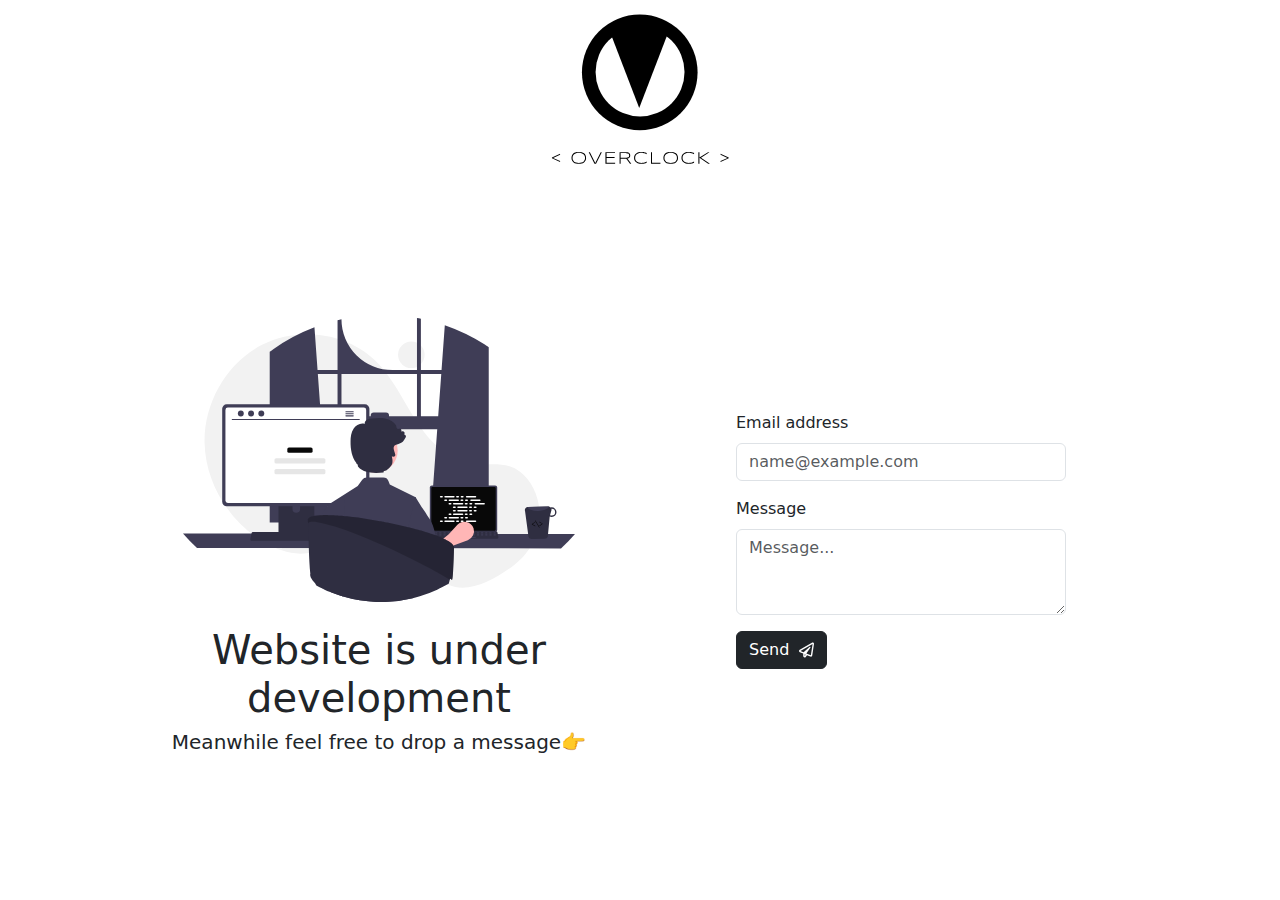
<file: index.html>
<!DOCTYPE html>
<html lang="en">
<head>
    <meta charset="UTF-8">
    <meta http-equiv="X-UA-Compatible" content="IE=edge">
    <meta name="viewport" content="width=device-width, initial-scale=1.0">
    <link rel="stylesheet" href="./css/style.css">
    <link href="https://cdn.jsdelivr.net/npm/bootstrap@5.1.3/dist/css/bootstrap.min.css" rel="stylesheet" crossorigin="anonymous">

    <title>Overclock Software Solutions</title>
</head>
<body>
    <header class="d-flex align-items-center justify-content-center">
        <a href="/">
            <img src="./img/logo2.svg" alt="Overclock">
        </a>
    </header>
    <section class="container d-flex p-5">
        <div class="under-construction w-50 h-100 d-flex flex-column align-items-center justify-content-center">
            <img src="./img/undraw_programming.svg" class="w-75" alt="">
            <div class="text-center mt-4">
                <h1>Website is under development</h1>
                <h5>Meanwhile feel free to drop a message👉</h5>
            </div>
        </div>
        <div class="form-container w-50 h-100 d-flex p-5 flex-column align-items-center justify-content-center">
            <form class="w-100 p-5" action="https://formsubmit.co/overclock.central.utd@gmail.com" method="POST">
                <div class="mb-3">
                    <label for="email" class="form-label">Email address</label>
                    <input type="email" class="form-control" id="email" required name="email" placeholder="name@example.com">
                </div>
                <div class="mb-3">
                    <label for="message" class="form-label">Message</label>
                    <textarea class="form-control" id="message" rows="3" required name="message" placeholder="Message..."></textarea>
                </div>
                <input type="hidden" name="_subject" value="Mail from portfolio">
                <input type="hidden" name="_next" value="https://Over-clock.github.io/thanks.html">
                <input type="hidden" name="_captcha" value="false">
                <button type="submit" class="btn btn-dark d-flex">Send
                    <img src="./img/send.svg" class="send-icon" alt="">
                </button>
            </form>
        </div>
    </section>
    <script src="https://cdn.jsdelivr.net/npm/bootstrap@5.1.3/dist/js/bootstrap.bundle.min.js"  crossorigin="anonymous"></script>
</body>
</html>
</file>
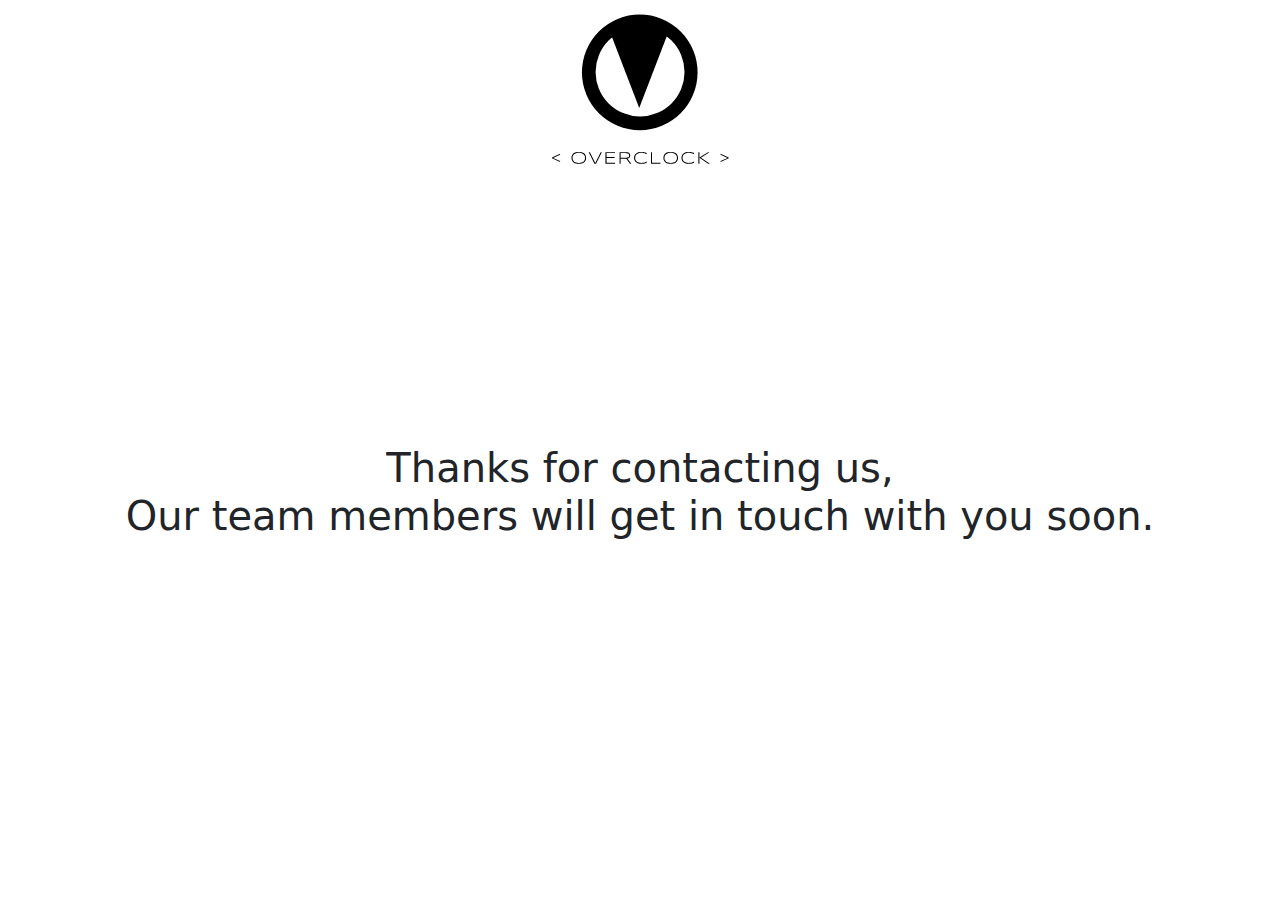
<file: thanks.html>
<!DOCTYPE html>
<html lang="en">
<head>
    <meta charset="UTF-8">
    <meta http-equiv="X-UA-Compatible" content="IE=edge">
    <meta name="viewport" content="width=device-width, initial-scale=1.0">
    <link href="https://cdn.jsdelivr.net/npm/bootstrap@5.1.3/dist/css/bootstrap.min.css" rel="stylesheet" crossorigin="anonymous">
    <link rel="stylesheet" href="./css/style.css">
    <title>Overclock Software Solutions</title>
</head>
<body>
    <header class="d-flex align-items-center justify-content-center">
        <a href="/">
            <img src="./img/logo2.svg" alt="Overclock">
        </a>
    </header>
    <div class="container thanks-container d-flex align-items-center justify-content-center w-100 text-center">
        <h1 class="mb-5 pb-5">Thanks for contacting us,<br> Our team members will get in touch with you soon.</h1>
    </div>
    <script src="https://cdn.jsdelivr.net/npm/bootstrap@5.1.3/dist/js/bootstrap.bundle.min.js"  crossorigin="anonymous"></script>
</body>
</html>
</file>
<file: css/style.css>
* {
    margin: 0;
    padding: 0;
    box-sizing: border-box;
}
body {
    background-color: #fff;
}
header {
    height: 20vh;
    width: 100%;
}

header img {
    height: 20vh;
    width: 20vh;
    cursor: pointer;
}

section {
    height: 80vh;
}

.send-icon {
    margin-left: 10px;
    width: 15px;
}

.thanks-container {
    height: 80vh;
}
</file>
